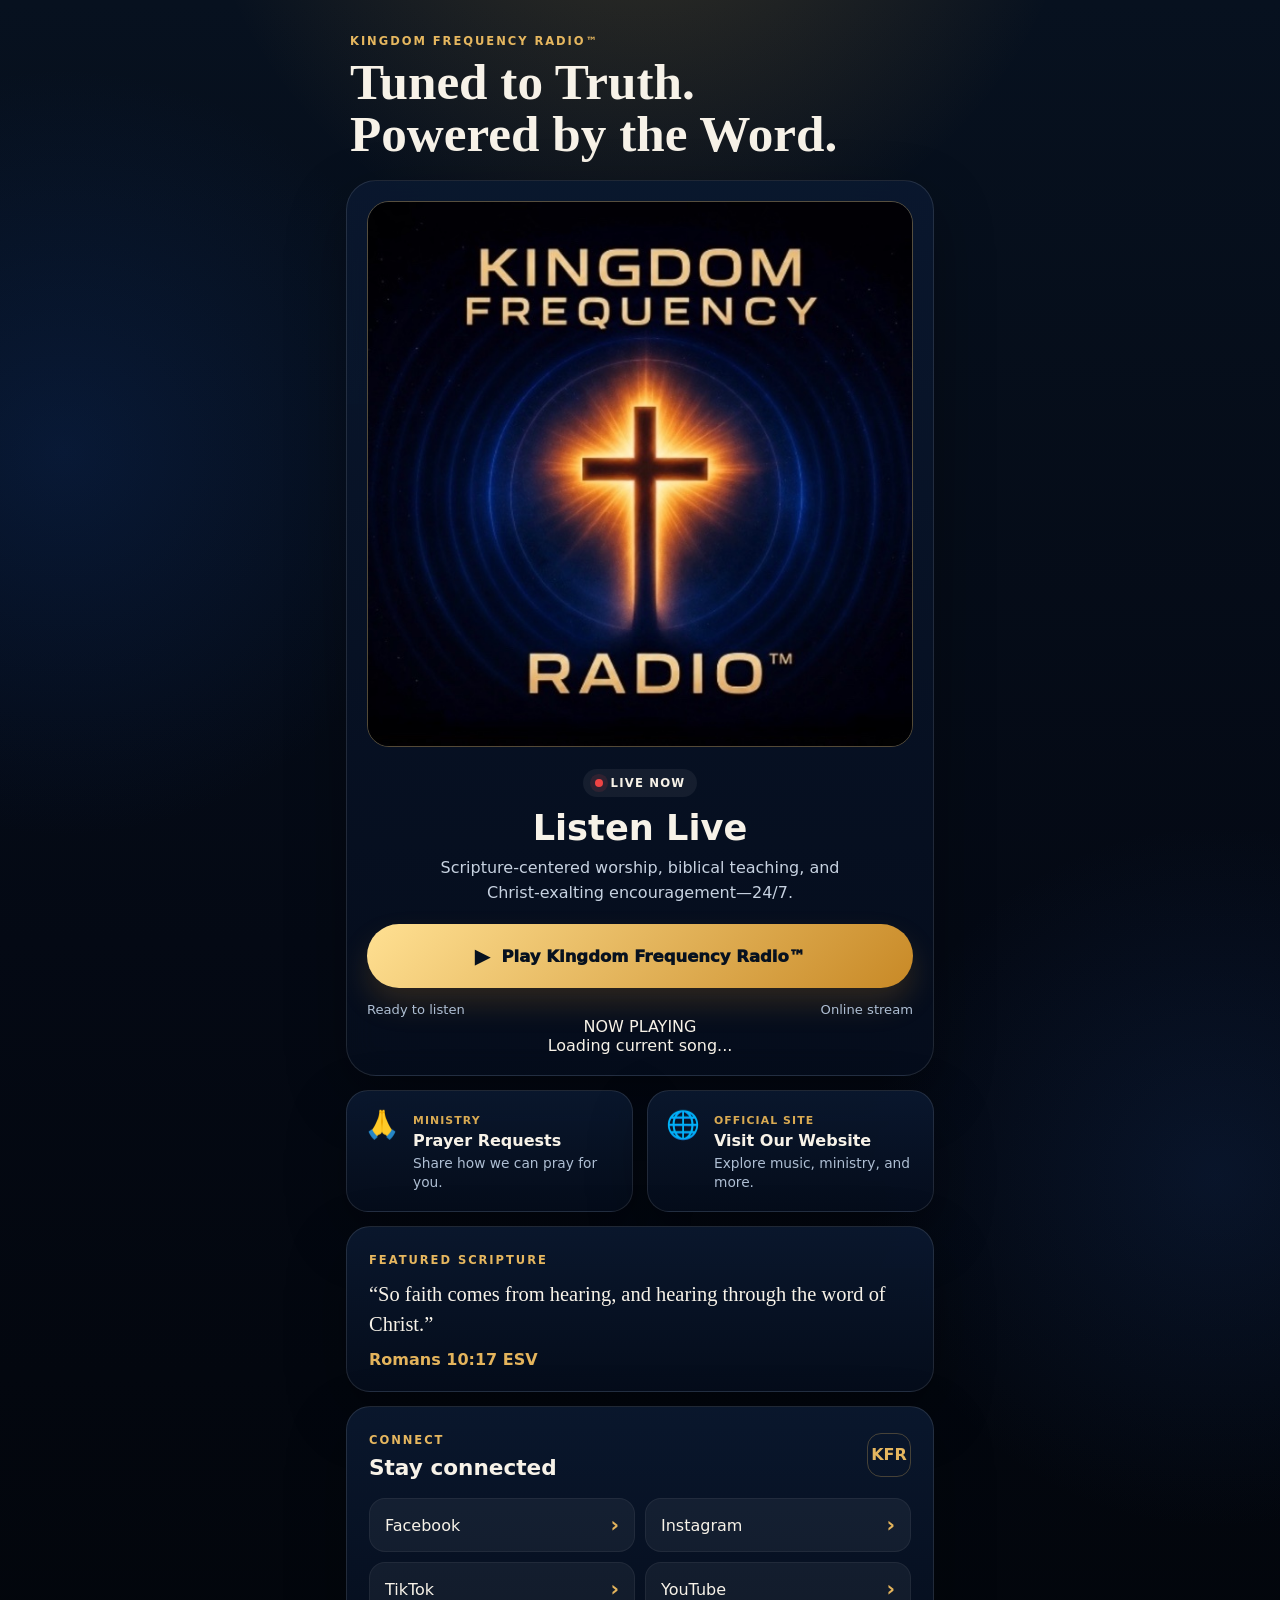
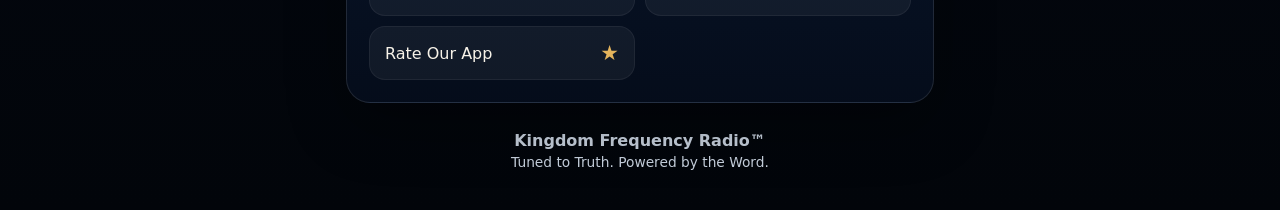
<file: index.html>
<!doctype html>
<html lang="en">
<head>
<meta charset="utf-8">
<meta name="viewport" content="width=device-width,initial-scale=1,viewport-fit=cover">
<meta name="theme-color" content="#06111f">
<meta name="description" content="Kingdom Frequency Radio™ — Scripture-centered worship, biblical teaching, and Christ-exalting encouragement.">
<title>Kingdom Frequency Radio™</title>

<link rel="manifest" href="manifest.webmanifest">
<link rel="apple-touch-icon" href="apple-touch-icon.png">
<link rel="stylesheet" href="style.css">
<!-- Google tag (gtag.js) -->
<script async src="https://www.googletagmanager.com/gtag/js?id=G-KFMXVDV4BH"></script>
<script>
  window.dataLayer = window.dataLayer || [];
  function gtag(){dataLayer.push(arguments);}
  gtag('js', new Date());

  gtag('config', 'G-KFMXVDV4BH');
</script>

</head>

<body>

<div class="app-shell">

<header class="app-header">

<div>
<span class="kicker">KINGDOM FREQUENCY RADIO™</span>
<h1>Tuned to Truth.<br>Powered by the Word.</h1>
</div>

</header>

<main>

<section class="hero-card glass">

<div class="logo-wrap">
<img src="logo.jpg" alt="Kingdom Frequency Radio logo">
<div class="logo-glow"></div>
</div>

<div class="live-badge">
<span></span> LIVE NOW
</div>

<h2>Listen Live</h2>

<p class="hero-copy">
Scripture-centered worship, biblical teaching,
and Christ-exalting encouragement—24/7.
</p>

<audio id="radio" preload="none">
<source src="https://stream.zeno.fm/6x0bwezlk70tv" type="audio/mpeg">
</audio>

<button class="primary-player" id="playButton">
<span class="player-icon" id="playIcon">▶</span>
<span id="playText">Play Kingdom Frequency Radio™</span>
</button>

<div class="player-meta">
<span id="statusText">Ready to listen</span>
<span>Online stream</span>
</div>

<div id="nowPlaying" class="now-playing">
<div class="now-playing-label">
NOW PLAYING
</div>

<div id="songTitle">
Loading current song...
</div>
</div>

</section><section class="featured-grid">

<a class="feature-card glass"
href="https://www.kingdomfrequencyradio.com/prayer-requests"
target="_blank"
rel="noopener">

<span class="feature-icon">🙏</span>

<div>
<small>MINISTRY</small>
<strong>Prayer Requests</strong>
<p>Share how we can pray for you.</p>
</div>

</a>

<a class="feature-card glass"
href="https://www.kingdomfrequencyradio.com"
target="_blank"
rel="noopener">

<span class="feature-icon">🌐</span>

<div>
<small>OFFICIAL SITE</small>
<strong>Visit Our Website</strong>
<p>Explore music, ministry, and more.</p>
</div>

</a>

</section>

<section class="scripture-card glass">

<span class="section-kicker">
FEATURED SCRIPTURE
</span>

<blockquote>
“So faith comes from hearing,
and hearing through the word of Christ.”
</blockquote>

<p>Romans 10:17 ESV</p>

</section>

<section class="connect-card glass">

<div class="section-heading">

<div>

<span class="section-kicker">
CONNECT
</span>

<h3>Stay connected</h3>

</div>

<span class="mini-mark">
KFR
</span>

</div>

<div class="social-grid">

<a href="https://www.facebook.com/share/19P7yfj2ZX/?mibextid=wwXIfr"
target="_blank" rel="noopener">
<span>Facebook</span><b>›</b>
</a>

<a href="https://www.instagram.com/kingdomfrequencyradio?igsh=MW42aW1wNzBodHhqeA%3D%3D&utm_source=qr"
target="_blank" rel="noopener">
<span>Instagram</span><b>›</b>
</a>

<a href="https://www.tiktok.com/@kingdomfrequencyradio?_r=1&_t=ZT-97wkvW7Cn42"
target="_blank" rel="noopener">
<span>TikTok</span><b>›</b>
</a>

<a href="https://youtube.com/@kingdomfrequencyradio?si=SJEVYFgv2DLORKSD"
target="_blank" rel="noopener">
<span>YouTube</span><b>›</b>
</a>

<a href="https://apps.apple.com/app/id6802822608?action=write-review"

   target="_blank" rel="noopener">

  <span>Rate Our App</span><b>★</b>

</a>
  
</div>

</main>

<footer>

<strong>
Kingdom Frequency Radio™
</strong>

<span>
Tuned to Truth. Powered by the Word.
</span>

</footer>

</div>

<script src="app.js"></script></body>
</html>
</file>
<file: style.css>
*{box-sizing:border-box}:root{font-family:Inter,ui-sans-serif,system-ui,-apple-system,BlinkMacSystemFont,"Segoe UI",sans-serif;color:#f8f4ea;background:#030711}html{background:#030711}body{margin:0;min-height:100vh;background:radial-gradient(circle at 50% -10%,rgba(233,177,69,.22),transparent 28rem),radial-gradient(circle at 5% 25%,rgba(17,63,143,.24),transparent 24rem),radial-gradient(circle at 95% 65%,rgba(35,83,164,.17),transparent 22rem),linear-gradient(180deg,#07111f 0%,#040914 52%,#02050a 100%);color:#f7f2e8}button,input{font:inherit}a{color:inherit}.app-shell{width:min(100%,620px);margin:auto;padding:max(20px,env(safe-area-inset-top)) 16px max(30px,env(safe-area-inset-bottom))}.app-header{display:flex;justify-content:space-between;gap:20px;align-items:flex-start;padding:10px 4px 20px}.kicker,.section-kicker{display:inline-block;margin-bottom:8px;color:#e6b75f;font-size:.72rem;font-weight:900;letter-spacing:.17em}h1,h2,h3,p{margin-top:0}h1{margin-bottom:0;font-family:Georgia,"Times New Roman",serif;font-size:clamp(2rem,8vw,3.2rem);line-height:1.02}.round-button{width:46px;height:46px;border-radius:50%;border:1px solid rgba(255,255,255,.14);background:rgba(255,255,255,.06);color:#fff;font-size:1.35rem;cursor:pointer}.glass{border:1px solid rgba(255,255,255,.11);background:linear-gradient(180deg,rgba(10,24,47,.94),rgba(5,13,28,.95));box-shadow:0 22px 60px rgba(0,0,0,.32);backdrop-filter:blur(14px)}.hero-card{border-radius:30px;padding:20px;text-align:center;overflow:hidden}.logo-wrap{position:relative}.logo-wrap img{width:100%;aspect-ratio:1/1;object-fit:cover;border-radius:22px;position:relative;z-index:2;border:1px solid rgba(229,183,95,.35)}.logo-glow{position:absolute;inset:8% 16% 0;border-radius:50%;background:radial-gradient(circle,rgba(241,172,43,.35),transparent 68%);filter:blur(24px);z-index:1}.live-badge{margin:18px auto 10px;display:inline-flex;align-items:center;gap:8px;padding:7px 12px;border-radius:999px;background:rgba(255,255,255,.06);font-size:.73rem;font-weight:900;letter-spacing:.1em}.live-badge span{width:8px;height:8px;border-radius:50%;background:#ef4444;box-shadow:0 0 0 5px rgba(239,68,68,.12)}h2{font-size:2.2rem;margin-bottom:8px}.hero-copy{color:#c7d2e1;line-height:1.55;max-width:40ch;margin:0 auto 18px}.primary-player{width:100%;min-height:64px;border:0;border-radius:999px;background:linear-gradient(135deg,#ffe092,#c88926);color:#07111f;font-weight:950;font-size:1.03rem;display:flex;align-items:center;justify-content:center;gap:12px;box-shadow:0 16px 30px rgba(200,137,38,.2);cursor:pointer}.player-icon{font-size:1.2rem}.player-meta{display:flex;justify-content:space-between;gap:10px;margin-top:14px;color:#aebed3;font-size:.82rem}.volume-row{display:grid;grid-template-columns:auto 1fr auto;gap:10px;align-items:center;margin-top:14px}input[type=range]{width:100%;accent-color:#dfa744}.featured-grid{display:grid;grid-template-columns:1fr 1fr;gap:14px;margin-top:14px}.feature-card{border-radius:22px;padding:18px;text-decoration:none;display:flex;gap:14px;align-items:flex-start}.feature-icon{font-size:1.7rem}.feature-card small{color:#d9aa52;font-size:.68rem;font-weight:900;letter-spacing:.1em}.feature-card strong{display:block;margin:3px 0 4px}.feature-card p{margin:0;color:#aebed3;font-size:.86rem;line-height:1.4}.scripture-card,.connect-card,.install-card{margin-top:14px;border-radius:24px;padding:22px}blockquote{margin:4px 0 10px;font-family:Georgia,"Times New Roman",serif;font-size:1.28rem;line-height:1.5}.scripture-card p{margin:0;color:#e4b45c;font-weight:800}.section-heading{display:flex;justify-content:space-between;align-items:center}.section-heading h3,.install-card h3{margin-bottom:0;font-size:1.35rem}.mini-mark{display:grid;place-items:center;width:44px;height:44px;border-radius:14px;border:1px solid rgba(229,183,95,.28);color:#e5b65f;font-weight:900}.social-grid{display:grid;grid-template-columns:1fr 1fr;gap:10px;margin-top:18px}.social-grid a{display:flex;justify-content:space-between;align-items:center;padding:14px 15px;border-radius:16px;background:rgba(255,255,255,.05);text-decoration:none;border:1px solid rgba(255,255,255,.06)}.social-grid b{color:#e4b45c;font-size:1.3rem}.install-card p{color:#b7c4d5;line-height:1.5;margin:10px 0 16px}.secondary-button{width:100%;padding:13px 18px;border-radius:999px;border:1px solid rgba(255,255,255,.18);background:transparent;color:#fff;font-weight:850;cursor:pointer}footer{display:flex;flex-direction:column;gap:4px;text-align:center;padding:28px 8px 10px;color:#c8d2df}footer span{font-size:.86rem}@media(max-width:430px){.featured-grid,.social-grid{grid-template-columns:1fr}}@media(display-mode:standalone){.install-card{display:none}}
</file>
